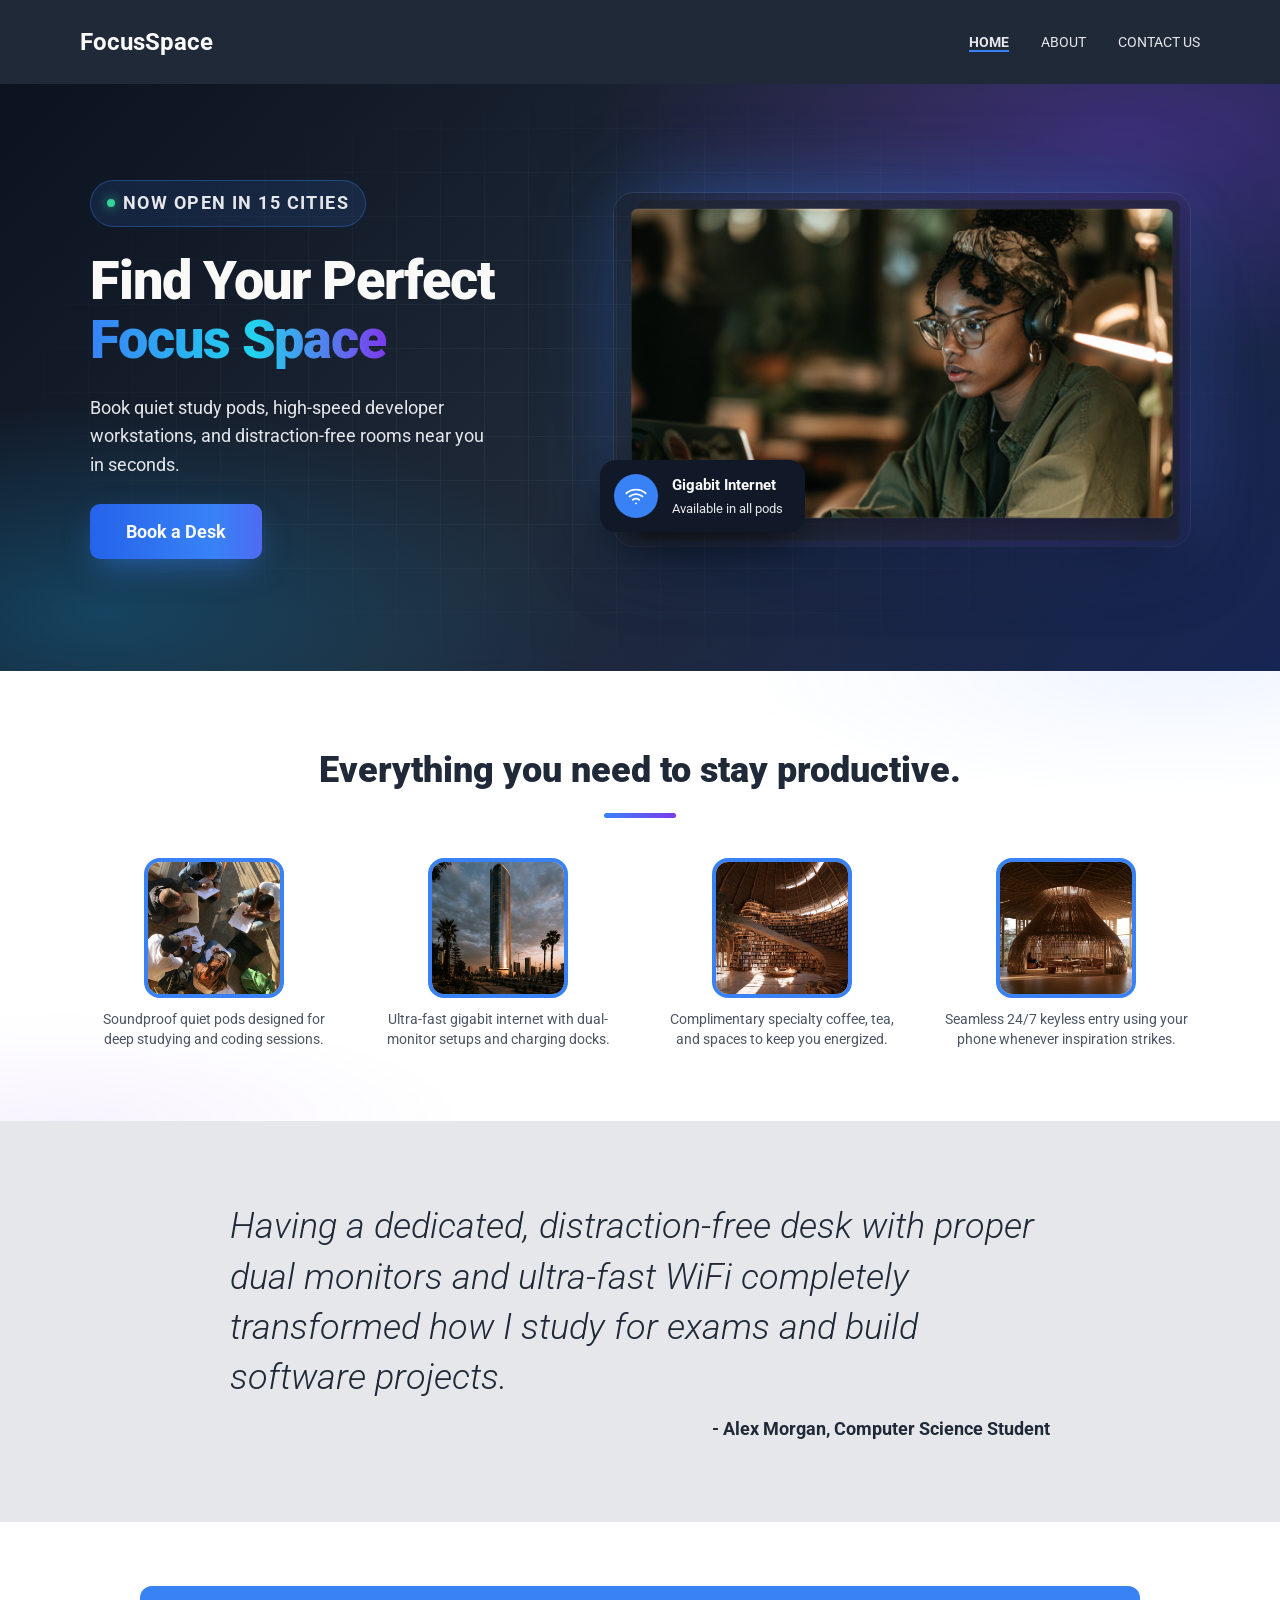
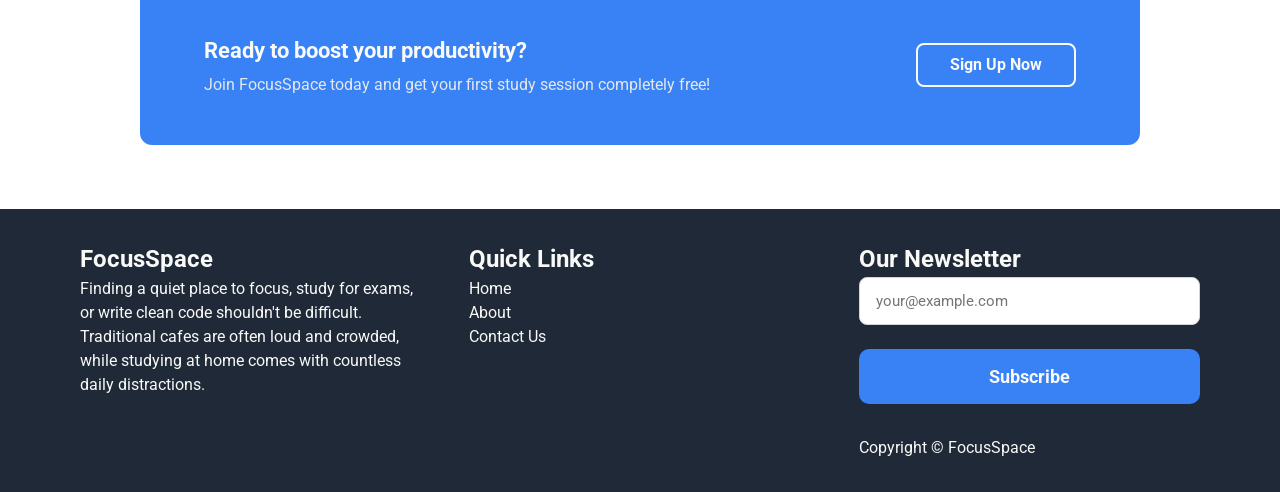
<file: index.html>
<!doctype html>
<html lang="en">
  <head>
    <meta charset="UTF-8" />
    <meta name="viewport" content="width=device-width, initial-scale=1.0" />
    <title>FocusSpace - Home</title>
    <link rel="stylesheet" href="main.css" />
  </head>
  <body>
    <header>
      <div class="header-bar">
        <a href="index.html" class="logo">FocusSpace</a>

        <label for="nav-toggle" class="nav-toggle">
          <figure>
            <img
              src="img/list.svg"
              width="32"
              height="32"
              alt="Toggle navigation menu"
            />
          </figure>
        </label>
      </div>

      <input type="checkbox" id="nav-toggle" class="nav-toggle-checkbox" />

      <nav>
        <ul>
          <li><a href="index.html" aria-current="page">Home</a></li>
          <li><a href="about.html">About</a></li>
          <li><a href="contact.html">Contact Us</a></li>
        </ul>
      </nav>
    </header>

    <main>
      <section class="hero-section">
        <div class="hero-container">
          <div class="hero-text">
            <p class="hero-badge">Now open in 15 cities</p>
            <h1>Find Your Perfect <span>Focus Space</span></h1>
            <p>
              Book quiet study pods, high-speed developer workstations, and
              distraction-free rooms near you in seconds.
            </p>
            <a href="contact.html" class="btn-primary">Book a Desk</a>
          </div>
          <div class="hero-image">
            <picture>
              <source srcset="img/hero-img.png" media="(max-width: 600px)" />
              <img src="img/hero-img.png" alt="FocusSpace Workspace" />
            </picture>
            <div class="hero-banner">
              <div class="hero-banner-icon" aria-hidden="true">
                <svg
                  viewBox="0 0 24 24"
                  fill="none"
                  stroke="currentColor"
                  stroke-width="2"
                  stroke-linecap="round"
                  stroke-linejoin="round"
                >
                  <path d="M5 12.55a11 11 0 0 1 14.08 0"></path>
                  <path d="M1.42 9a16 16 0 0 1 21.16 0"></path>
                  <path d="M8.53 16.11a6 6 0 0 1 6.95 0"></path>
                  <line x1="12" y1="20" x2="12.01" y2="20"></line>
                </svg>
              </div>
              <div class="hero-banner-text">
                <strong>Gigabit Internet</strong>
                <span>Available in all pods</span>
              </div>
            </div>
          </div>
        </div>
      </section>

      <section class="info-section">
        <h2>Everything you need to stay productive.</h2>
        <div class="cards-container">
          <article class="info-card">
            <div class="card-image-box">
              <img src="img/space-1.png" alt="Quiet study pod" />
            </div>
            <p>
              Soundproof quiet pods designed for deep studying and coding
              sessions.
            </p>
          </article>

          <article class="info-card">
            <div class="card-image-box">
              <img
                src="img/space-5.png"
                alt="Futuristic hut library with curved bookshelves"
              />
            </div>
            <p>
              Ultra-fast gigabit internet with dual-monitor setups and charging
              docks.
            </p>
          </article>

          <article class="info-card">
            <div class="card-image-box">
              <img
                src="img/space-3.png"
                alt="Student carrying a stack of books"
              />
            </div>
            <p>
              Complimentary specialty coffee, tea, and spaces to keep you
              energized.
            </p>
          </article>

          <article class="info-card">
            <div class="card-image-box">
              <img
                src="img/space-4.png"
                alt="Students studying together in a hub space"
              />
            </div>
            <p>
              Seamless 24/7 keyless entry using your phone whenever inspiration
              strikes.
            </p>
          </article>
        </div>
      </section>

      <section class="quote-section">
        <div class="quote-container">
          <blockquote>
            Having a dedicated, distraction-free desk with proper dual monitors
            and ultra-fast WiFi completely transformed how I study for exams and
            build software projects.
          </blockquote>
          <figcaption>- Alex Morgan, Computer Science Student</figcaption>
        </div>
      </section>

      <section class="cta-section">
        <div class="cta-box">
          <div class="cta-text">
            <h3>Ready to boost your productivity?</h3>
            <p>
              Join FocusSpace today and get your first study session completely
              free!
            </p>
          </div>
          <a href="contact.html" class="btn-cta">Sign Up Now</a>
        </div>
      </section>
    </main>

    <footer>
      <div class="footer-column">
        <h2><a href="index.html">FocusSpace</a></h2>
        <p>
          Finding a quiet place to focus, study for exams, or write clean code
          shouldn't be difficult. Traditional cafes are often loud and crowded,
          while studying at home comes with countless daily distractions.
        </p>
      </div>
      <div class="footer-column">
        <h2>Quick Links</h2>
        <nav class="footer-links">
          <ul>
            <li><a href="./index.html">Home</a></li>
            <li><a href="./about.html">About</a></li>
            <li><a href="./contact.html">Contact Us</a></li>
          </ul>
        </nav>
      </div>
      <div class="footer-column">
        <h2>Our Newsletter</h2>
        <form class="contact-form" action="/subscribe" method="post">
          <div class="form-group">
            <input
              type="email"
              id="email"
              name="email"
              placeholder="your@example.com"
              required
            />
          </div>
          <button type="submit" class="btn-primary form-btn">Subscribe</button>
        </form>
        <p>Copyright &copy; FocusSpace</p>
      </div>
    </footer>
  </body>
</html>
</file>
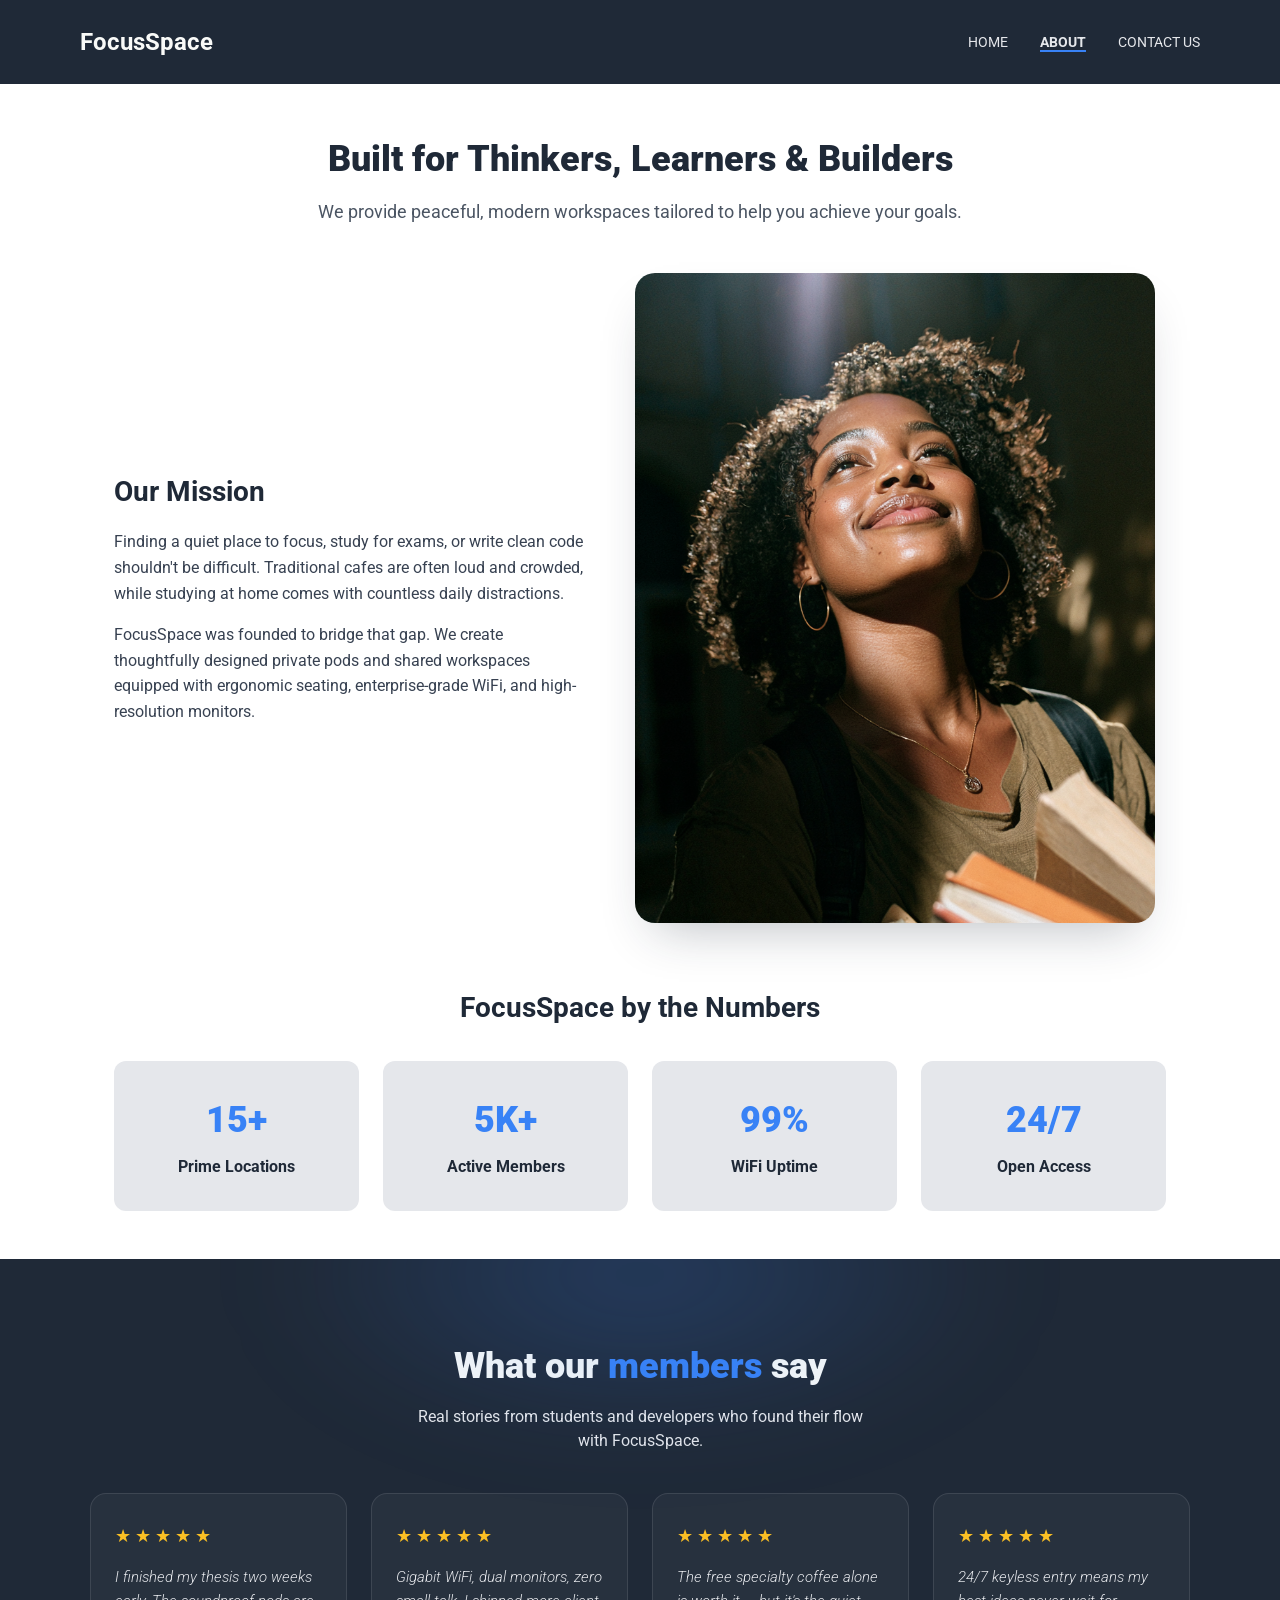
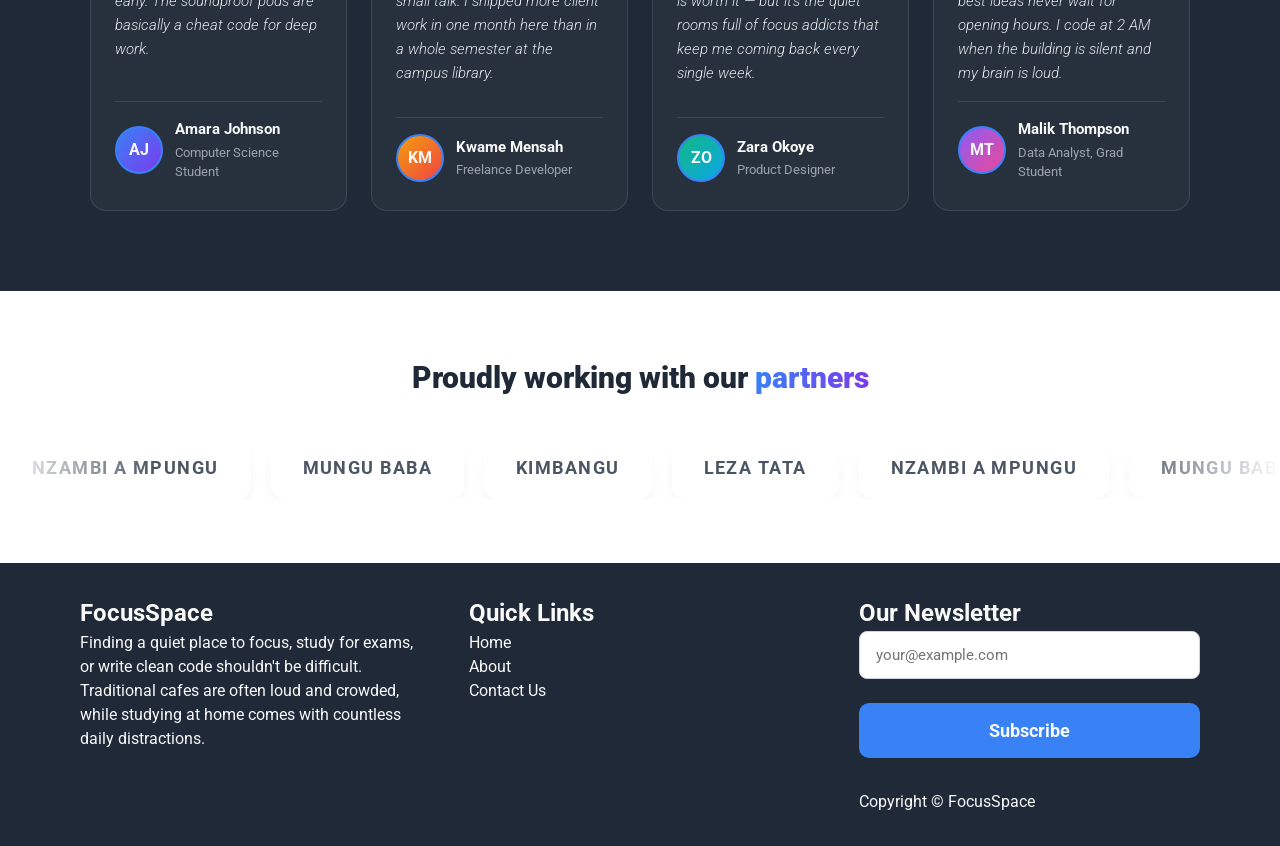
<file: about.html>
<!doctype html>
<html lang="en">
  <head>
    <meta charset="UTF-8" />
    <meta name="viewport" content="width=device-width, initial-scale=1.0" />
    <title>FocusSpace - About</title>
    <link rel="stylesheet" href="main.css" />
  </head>
  <body>
    <header>
      <div class="header-bar">
        <a href="index.html" class="logo">FocusSpace</a>

        <label for="nav-toggle" class="nav-toggle">
          <figure>
            <img
              src="img/list.svg"
              width="32"
              height="32"
              alt="Toggle navigation menu"
            />
          </figure>
        </label>
      </div>

      <input type="checkbox" id="nav-toggle" class="nav-toggle-checkbox" />

      <nav>
        <ul>
          <li><a href="index.html">Home</a></li>
          <li><a href="about.html" aria-current="page">About</a></li>
          <li><a href="contact.html">Contact Us</a></li>
        </ul>
      </nav>
    </header>

    <main>
      <div class="page-container">
        <section class="about-hero">
          <h1>Built for Thinkers, Learners & Builders</h1>
          <p>
            We provide peaceful, modern workspaces tailored to help you achieve
            your goals.
          </p>
        </section>

        <section class="about-content">
          <div class="about-text">
            <h2>Our Mission</h2>
            <p>
              Finding a quiet place to focus, study for exams, or write clean code
              shouldn't be difficult. Traditional cafes are often loud and crowded,
              while studying at home comes with countless daily distractions.
            </p>
            <p>
              FocusSpace was founded to bridge that gap. We create thoughtfully
              designed private pods and shared workspaces equipped with
              ergonomic seating, enterprise-grade WiFi, and high-resolution
              monitors.
            </p>
          </div>
          <div class="about-image">
            <picture>
              <source
                srcset="img/futuristic-home.png"
                media="(max-width: 600px)"
              />
              <img src="img/futuristic-home.png" alt="Workspace interior" />
            </picture>
          </div>
        </section>

        <section class="about-stats-section">
          <h2>FocusSpace by the Numbers</h2>
          <div class="stats-cards-container">
            <div class="stat-card">
              <h3><span class="stat-counter stat-locations"></span>+</h3>
              <p>Prime Locations</p>
            </div>
            <div class="stat-card">
              <h3><span class="stat-counter stat-members"></span>K+</h3>
              <p>Active Members</p>
            </div>
            <div class="stat-card">
              <h3><span class="stat-counter stat-uptime"></span>%</h3>
              <p>WiFi Uptime</p>
            </div>
            <div class="stat-card">
              <h3>24/7</h3>
              <p>Open Access</p>
            </div>
          </div>
        </section>
      </div>

      <!-- Testimonials Section (Full Width) -->
      <section class="testimonials-section">
        <h2>What our <span>members</span> say</h2>
        <p class="testimonials-subtitle">
          Real stories from students and developers who found their flow with
          FocusSpace.
        </p>

        <div class="testimonials-container">
          <article class="testimonial-card">
            <div class="stars" role="img" aria-label="Rated 5 out of 5 stars">
              &#9733;&#9733;&#9733;&#9733;&#9733;
            </div>
            <blockquote>
              I finished my thesis two weeks early. The soundproof pods are
              basically a cheat code for deep work.
            </blockquote>
            <div class="testimonial-author">
              <div class="testimonial-avatar" aria-hidden="true">AJ</div>
              <div class="testimonial-meta">
                <span class="testimonial-name">Amara Johnson</span>
                <span class="testimonial-role">Computer Science Student</span>
              </div>
            </div>
          </article>

          <article class="testimonial-card">
            <div class="stars" role="img" aria-label="Rated 5 out of 5 stars">
              &#9733;&#9733;&#9733;&#9733;&#9733;
            </div>
            <blockquote>
              Gigabit WiFi, dual monitors, zero small talk. I shipped more client
              work in one month here than in a whole semester at the campus
              library.
            </blockquote>
            <div class="testimonial-author">
              <div class="testimonial-avatar" aria-hidden="true">KM</div>
              <div class="testimonial-meta">
                <span class="testimonial-name">Kwame Mensah</span>
                <span class="testimonial-role">Freelance Developer</span>
              </div>
            </div>
          </article>

          <article class="testimonial-card">
            <div class="stars" role="img" aria-label="Rated 5 out of 5 stars">
              &#9733;&#9733;&#9733;&#9733;&#9733;
            </div>
            <blockquote>
              The free specialty coffee alone is worth it &mdash; but it's the
              quiet rooms full of focus addicts that keep me coming back every
              single week.
            </blockquote>
            <div class="testimonial-author">
              <div class="testimonial-avatar" aria-hidden="true">ZO</div>
              <div class="testimonial-meta">
                <span class="testimonial-name">Zara Okoye</span>
                <span class="testimonial-role">Product Designer</span>
              </div>
            </div>
          </article>

          <article class="testimonial-card">
            <div class="stars" role="img" aria-label="Rated 5 out of 5 stars">
              &#9733;&#9733;&#9733;&#9733;&#9733;
            </div>
            <blockquote>
              24/7 keyless entry means my best ideas never wait for opening
              hours. I code at 2 AM when the building is silent and my brain is
              loud.
            </blockquote>
            <div class="testimonial-author">
              <div class="testimonial-avatar" aria-hidden="true">MT</div>
              <div class="testimonial-meta">
                <span class="testimonial-name">Malik Thompson</span>
                <span class="testimonial-role">Data Analyst, Grad Student</span>
              </div>
            </div>
          </article>
        </div>
      </section>

      <!-- Partners Section (Full Width) -->
      <section class="partners-section">
        <h2>Proudly working with our <span>partners</span></h2>
        <div class="partners-carousel" aria-label="Our partners">
          <div class="partners-track">
            <ul class="partners-set">
              <li class="partner">Nzambi a Mpungu</li>
              <li class="partner">Mungu Baba</li>
              <li class="partner">Kimbangu</li>
              <li class="partner">Leza Tata</li>
            </ul>
            <ul class="partners-set" aria-hidden="true">
              <li class="partner">Nzambi a Mpungu</li>
              <li class="partner">Mungu Baba</li>
              <li class="partner">Kimbangu</li>
              <li class="partner">Leza Tata</li>
            </ul>
            <ul class="partners-set" aria-hidden="true">
              <li class="partner">Nzambi a Mpungu</li>
              <li class="partner">Mungu Baba</li>
              <li class="partner">Kimbangu</li>
              <li class="partner">Leza Tata</li>
            </ul>
            <ul class="partners-set" aria-hidden="true">
              <li class="partner">Nzambi a Mpungu</li>
              <li class="partner">Mungu Baba</li>
              <li class="partner">Kimbangu</li>
              <li class="partner">Leza Tata</li>
            </ul>
          </div>
        </div>
      </section>
    </main>

    <footer>
      <div class="footer-column">
        <h2><a href="index.html">FocusSpace</a></h2>
        <p>
          Finding a quiet place to focus, study for exams, or write clean code
          shouldn't be difficult. Traditional cafes are often loud and crowded,
          while studying at home comes with countless daily distractions.
        </p>
      </div>
      <div class="footer-column">
        <h2>Quick Links</h2>
        <nav class="footer-links">
          <ul>
            <li><a href="./index.html">Home</a></li>
            <li><a href="./about.html">About</a></li>
            <li><a href="./contact.html">Contact Us</a></li>
          </ul>
        </nav>
      </div>
      <div class="footer-column">
        <h2>Our Newsletter</h2>
        <form class="contact-form" action="/subscribe" method="post">
          <div class="form-group">
            <input
              type="email"
              id="email"
              name="email"
              placeholder="your@example.com"
              required
            />
          </div>
          <button type="submit" class="btn-primary form-btn">Subscribe</button>
        </form>
        <p>Copyright &copy; FocusSpace</p>
      </div>
    </footer>
  </body>
</html>
</file>
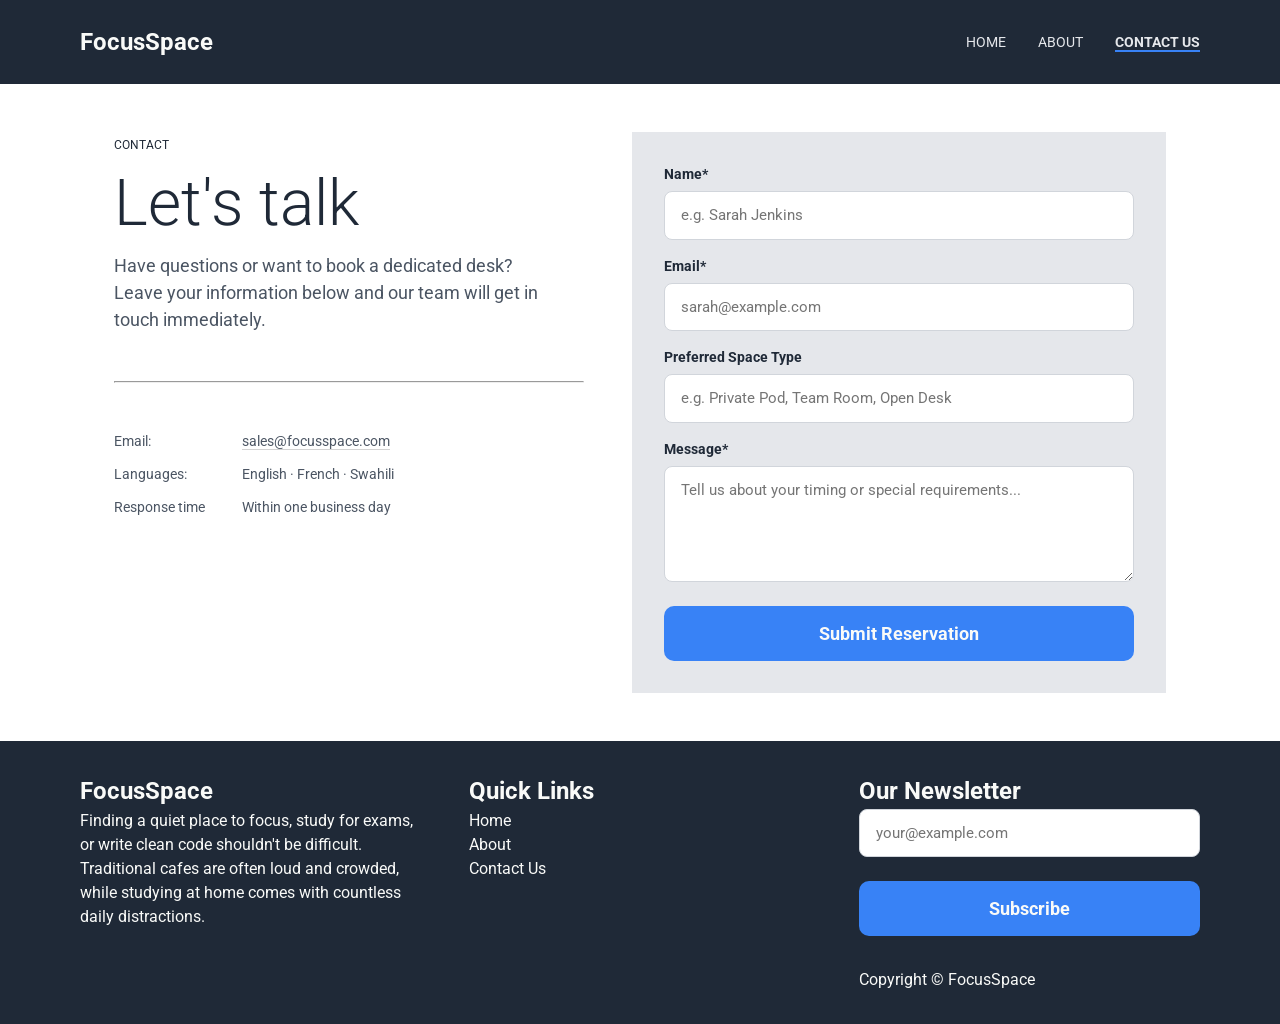
<file: contact.html>
<!DOCTYPE html>
<html lang="en">
  <head>
    <meta charset="UTF-8" />
    <meta name="viewport" content="width=device-width, initial-scale=1.0" />
    <title>FocusSpace - Contact Us</title>
    <link rel="stylesheet" href="main.css" />
  </head>
  <body>
    <header>
      <div class="header-bar">
        <a href="index.html" class="logo">FocusSpace</a>

        <label for="nav-toggle" class="nav-toggle">
          <figure>
            <img
              src="img/list.svg"
              width="32"
              height="32"
              alt="Toggle navigation menu"
            />
          </figure>
        </label>
      </div>

      <input type="checkbox" id="nav-toggle" class="nav-toggle-checkbox" />

      <nav>
        <ul>
          <li><a href="index.html">Home</a></li>
          <li><a href="about.html">About</a></li>
          <li><a href="contact.html" aria-current="page">Contact Us</a></li>
        </ul>
      </nav>
    </header>

    <main class="page-container">
      <section class="contact-section">
        <div class="contact-info">
          <small>Contact</small>
          <h1>Let's talk</h1>
          <p>
            Have questions or want to book a dedicated desk? Leave your
            information below and our team will get in touch immediately.
          </p>
          <hr class="spacer-big">
          <div>
            <dl class="contact-list">
              <dt>Email:</dt>
              <dd><a href="mailto:sales@focusspace.com">sales@focusspace.com</a></dd>
            </dl>
            <dl class="contact-list">
              <dt>Languages:</dt>
              <dd>English &middot; French &middot; Swahili</dd>
            </dl>
            <dl class="contact-list">
              <dt>Response time</dt>
              <dd>Within one business day</dd>
            </dl>
          </div>
        </div>

        <div class="contact-form-wrapper">
          <form class="contact-form" action="#" method="post">
            <div class="form-group">
              <label for="fullName">Name*</label>
              <input
                id="fullName"
                name="fullName"
                type="text"
                placeholder="e.g. Sarah Jenkins"
                required
              />
            </div>
            <div class="form-group">
              <label for="email">Email*</label>
              <input
                id="email"
                name="email"
                type="email"
                placeholder="sarah@example.com"
                required
              />
            </div>
            <div class="form-group">
              <label for="spaceType">Preferred Space Type</label>
              <input
                id="spaceType"
                name="spaceType"
                type="text"
                placeholder="e.g. Private Pod, Team Room, Open Desk"
              />
            </div>
            <div class="form-group">
              <label for="message">Message*</label>
              <textarea
                id="message"
                name="message"
                rows="4"
                placeholder="Tell us about your timing or special requirements..."
                required
              ></textarea>
            </div>
            <button type="submit" class="btn-primary form-btn">
              Submit Reservation
            </button>
          </form>
        </div>
      </section>
    </main>

    <footer>
      <div class="footer-column">
        <h2><a href="index.html">FocusSpace</a></h2>
        <p>
          Finding a quiet place to focus, study for exams, or write clean code
          shouldn't be difficult. Traditional cafes are often loud and crowded,
          while studying at home comes with countless daily distractions.
        </p>
      </div>
      <div class="footer-column">
        <h2>Quick Links</h2>
        <nav class="footer-links">
          <ul>
            <li><a href="./index.html">Home</a></li>
            <li><a href="./about.html">About</a></li>
            <li><a href="./contact.html">Contact Us</a></li>
          </ul>
        </nav>
      </div>
      <div class="footer-column">
        <h2>Our Newsletter</h2>
        <form class="contact-form" action="/subscribe" method="post">
          <div class="form-group">
            <input
              type="email"
              id="newsletterEmail"
              name="email"
              placeholder="your@example.com"
              required
            />
          </div>
          <button type="submit" class="btn-primary form-btn">Subscribe</button>
        </form>
        <p>Copyright &copy; FocusSpace</p>
      </div>
    </footer>
  </body>
</html>
</file>
<file: main.css>
@import url("https://fonts.googleapis.com/css2?family=Roboto:ital,wght@0,300;0,400;0,700;0,900;1,300&display=swap");

@import url("./css/reset.css");
@import url("./css/footer.css");

@property --num {
  syntax: "<integer>";
  inherits: false;
  initial-value: 0;
}

* {
  margin: 0;
  padding: 0;
  box-sizing: border-box;
}

:root {
  --bg-dark: #1f2937;
  --text-main: #f9faf8;
  --text-sub: #e5e7eb;
  --color-accent: #3882f6;
  --bg-quote: #e5e7eb;
  --text-quote: #1f2937;
  --text-small: #1f2937;
  --text-info-header: #1f2937;
  --color-white: #ffffff;
  --font-family: "Roboto", sans-serif;
}

body {
  font-family: var(--font-family), serif;
  display: flex;
  flex-direction: column;
  min-height: 100vh;
  color: var(--text-main);
  background-color: var(--color-white);
}

header {
  background-color: var(--bg-dark);
  display: flex;
  flex-direction: column;
  padding: 1rem 1.5rem;
  position: sticky;
  top: 0;
  z-index: 10;
}

.header-bar {
  display: flex;
  justify-content: space-between;
  align-items: center;
  width: 100%;
}

.header-bar .logo {
  font-size: 24px;
  font-weight: 700;
  color: var(--text-main);
  text-decoration: none;
}

.nav-toggle {
  cursor: pointer;
  display: flex;
  align-items: center;
}

.nav-toggle figure {
  display: flex;
  align-items: center;
}

.nav-toggle-checkbox {
  display: none;
}

header nav {
  height: 0;
  overflow: hidden;
  transition: height 0.3s ease;
}

.nav-toggle-checkbox:checked ~ nav {
  height: auto;
}

header nav ul {
  list-style: none;
  display: flex;
  flex-direction: column;
  gap: 16px;
  padding-top: 16px;
}

header nav ul li a {
  text-decoration: none;
  color: var(--text-sub);
  font-size: 0.875rem;
  transition: color 0.2s;
  text-transform: uppercase;
}


header nav ul li a[aria-current="page"] {
  font-weight: 700;
  border-bottom: 2px solid var(--color-accent);
}

header nav ul li a:hover:not([aria-current="page"]) {
  font-weight: 700;
}

.hero-section {
  background:
    radial-gradient(
      ellipse 60% 55% at 88% 8%,
      rgba(124, 58, 237, 0.32) 0%,
      transparent 70%
    ),
    radial-gradient(
      ellipse 55% 50% at 8% 90%,
      rgba(14, 165, 233, 0.26) 0%,
      transparent 70%
    ),
    linear-gradient(135deg, #0b1220 0%, #1f2937 52%, #172554 100%);
  padding: 56px 24px 72px;
  position: relative;
  overflow: hidden;
}

/* Subtle tech grid, fading out toward the edges */
.hero-section::after {
  content: "";
  position: absolute;
  inset: 0;
  z-index: 0;
  background-image: linear-gradient(
      rgba(255, 255, 255, 0.045) 1px,
      transparent 1px
    ),
    linear-gradient(90deg, rgba(255, 255, 255, 0.045) 1px, transparent 1px);
  background-size: 44px 44px;
  -webkit-mask-image: radial-gradient(
    ellipse at center,
    black 25%,
    transparent 78%
  );
  mask-image: radial-gradient(ellipse at center, black 25%, transparent 78%);
  pointer-events: none;
}

.spacer-big {
  margin: 3rem 0;
  background-color: var(--bg-quote);
}

.hero-container {
  display: flex;
  flex-direction: column-reverse;
  align-items: center;
  gap: 48px;
  max-width: 1100px;
  margin: 0 auto;
  position: relative;
  z-index: 1;
}

.hero-badge {
  display: inline-flex;
  align-items: center;
  gap: 8px;
  padding: 8px 16px;
  border-radius: 999px;
  background-color: rgba(56, 130, 246, 0.12);
  border: 1px solid rgba(56, 130, 246, 0.35);
  color: var(--text-sub);
  font-size: 13px;
  font-weight: 700;
  letter-spacing: 0.08em;
  text-transform: uppercase;
}

.hero-badge::before {
  content: "";
  width: 8px;
  height: 8px;
  border-radius: 50%;
  background-color: #34d399;
  box-shadow: 0 0 12px rgba(52, 211, 153, 0.9);
}

.hero-text {
  display: flex;
  flex-direction: column;
  align-items: flex-start;
  gap: 24px;
  flex: 1;
}

.hero-text h1 {
  font-size: clamp(36px, 5vw, 54px);
  font-weight: 900;
  color: var(--text-main);
  line-height: 1.1;
  letter-spacing: -0.02em;
  text-wrap: balance;
}

.hero-text p {
  font-size: 18px;
  color: var(--text-sub);
  line-height: 1.6;
  max-width: 46ch;
}

.hero-text span {
  background-image: linear-gradient(90deg, #3882f6 0%, #22d3ee 55%, #7c3aed 100%);
  background-clip: text;
  -webkit-background-clip: text;
  color: transparent;
  -webkit-text-fill-color: transparent;
}

.btn-primary {
  display: inline-block;
  background-color: var(--color-accent);
  color: var(--text-main);
  font-size: 18px;
  font-weight: 700;
  text-decoration: none;
  padding: 14px 36px;
  border-radius: 10px;
  border: none;
  cursor: pointer;
  transition: opacity 0.2s, transform 0.2s, box-shadow 0.2s;
}

.btn-primary:hover {
  opacity: 0.95;
  transform: translateY(-2px);
  box-shadow: 0 10px 24px rgba(56, 130, 246, 0.35);
}

/* Vibrant gradient variant, hero only */
.hero-text .btn-primary {
  background-image: linear-gradient(90deg, #2563eb 0%, #3882f6 45%, #7c3aed 100%);
  background-size: 160% 100%;
  box-shadow: 0 12px 32px -8px rgba(56, 130, 246, 0.55);
  transition: opacity 0.2s, transform 0.2s, box-shadow 0.2s,
    background-position 0.35s ease;
}

.hero-text .btn-primary:hover {
  opacity: 1;
  background-position: 100% 0;
  box-shadow: 0 16px 40px -8px rgba(124, 58, 237, 0.6);
}

.hero-image {
  flex: 1.25;
  width: 100%;
  display: flex;
  justify-content: center;
  position: relative;
}

.hero-image::before {
  content: "";
  position: absolute;
  width: 90%;
  height: 85%;
  top: 8%;
  left: 5%;
  background:
    radial-gradient(
      ellipse at 30% 30%,
      rgba(56, 130, 246, 0.45) 0%,
      transparent 60%
    ),
    radial-gradient(
      ellipse at 75% 70%,
      rgba(124, 58, 237, 0.45) 0%,
      transparent 60%
    );
  filter: blur(48px);
  z-index: 0;
  animation: hero-glow-drift 8s ease-in-out infinite;
}

.hero-image img {
  position: relative;
  z-index: 1;
  width: 100%;
  max-width: 680px;
  height: auto;
  object-fit: cover;
  border-radius: 20px;
  box-shadow:
    0 32px 64px -16px rgba(0, 0, 0, 0.55),
    0 0 0 1px rgba(255, 255, 255, 0.08),
    0 0 90px -18px rgba(56, 130, 246, 0.55);
}

.hero-banner {
  position: absolute;
  left: -14px;
  bottom: 14px;
  z-index: 2;
  display: flex;
  align-items: center;
  gap: 14px;
  padding: 14px 22px 14px 14px;
  background-color: #111827;
  border-radius: 16px;
  box-shadow: 0 20px 40px -12px rgba(0, 0, 0, 0.6);
  animation: hero-banner-bounce 1.8s ease-in-out infinite;
}

.hero-banner-icon {
  width: 44px;
  height: 44px;
  flex-shrink: 0;
  border-radius: 50%;
  background-color: var(--color-accent);
  display: flex;
  align-items: center;
  justify-content: center;
}

.hero-banner-icon svg {
  width: 22px;
  height: 22px;
  color: var(--color-white);
}

.hero-banner-text {
  display: flex;
  flex-direction: column;
  gap: 2px;
}

.hero-banner-text strong {
  font-size: 15px;
  font-weight: 700;
  color: var(--text-main);
}

.hero-banner-text span {
  font-size: 13px;
  color: var(--text-sub);
}

.info-section {
  padding: 72px 24px;
  background:
    radial-gradient(
      ellipse 50% 40% at 92% 0%,
      rgba(56, 130, 246, 0.07) 0%,
      transparent 70%
    ),
    radial-gradient(
      ellipse 45% 35% at 5% 100%,
      rgba(124, 58, 237, 0.06) 0%,
      transparent 70%
    ),
    var(--color-white);
  display: flex;
  flex-direction: column;
  align-items: center;
  gap: 40px;
}

.info-section h2 {
  font-size: 36px;
  font-weight: 900;
  color: var(--text-info-header);
  text-align: center;
  text-wrap: balance;
}

.info-section h2::after {
  content: "";
  display: block;
  width: 72px;
  height: 5px;
  border-radius: 999px;
  margin: 16px auto 0;
  background: linear-gradient(90deg, #3882f6, #7c3aed);
}

.cards-container {
  display: flex;
  flex-wrap: wrap;
  justify-content: center;
  gap: 32px 20px;
  max-width: 1100px;
  width: 100%;
}

.info-card {
  display: flex;
  flex-direction: column;
  align-items: center;
  gap: 12px;
  flex: 0 0 calc(50% - 10px);
  min-width: 0;
  text-align: center;
}

.card-image-box {
  width: 100%;
  max-width: 140px;
  aspect-ratio: 1;
  border: 4px solid var(--color-accent);
  border-radius: 16px;
  overflow: hidden;
  display: flex;
  align-items: center;
  justify-content: center;
}

.card-image-box img {
  width: 100%;
  height: 100%;
  object-fit: cover;
}

.info-card p {
  font-size: 14px;
  color: #4b5563;
  line-height: 1.4;
}

.testimonials-section {
  background-color: var(--bg-dark);
  padding: 80px 24px;
  display: flex;
  flex-direction: column;
  align-items: center;
  gap: 12px;
  position: relative;
  overflow: hidden;
}

.testimonials-section::before {
  content: "";
  position: absolute;
  width: 60%;
  height: 55%;
  top: -25%;
  left: 20%;
  background: radial-gradient(
    ellipse at center,
    rgba(56, 130, 246, 0.22) 0%,
    transparent 70%
  );
  filter: blur(48px);
  pointer-events: none;
}

.testimonials-section h2 {
  font-size: 36px;
  font-weight: 900;
  color: var(--text-main);
  text-align: center;
  text-wrap: balance;
}

.testimonials-section h2 span {
  color: var(--color-accent);
}

.testimonials-subtitle {
  font-size: 16px;
  color: var(--text-sub);
  text-align: center;
  max-width: 52ch;
}

.testimonials-container {
  display: flex;
  flex-wrap: wrap;
  justify-content: center;
  align-items: stretch;
  gap: 24px;
  width: 100%;
  max-width: 1100px;
  margin-top: 28px;
  position: relative;
  z-index: 1;
}

.testimonial-card {
  display: flex;
  flex-direction: column;
  gap: 16px;
  flex: 1 1 100%;
  min-width: 0;
  background-color: rgba(255, 255, 255, 0.04);
  border: 1px solid rgba(255, 255, 255, 0.1);
  border-radius: 16px;
  padding: 28px 24px;
  transition: transform 0.2s, border-color 0.2s, box-shadow 0.2s;
}

.testimonial-card:hover {
  transform: translateY(-4px);
  border-color: rgba(56, 130, 246, 0.55);
  box-shadow: 0 20px 40px -16px rgba(0, 0, 0, 0.55);
}

.stars {
  color: #fbbf24;
  font-size: 18px;
  letter-spacing: 4px;
}

.testimonial-card blockquote {
  font-size: 15px;
  font-weight: 300;
  font-style: italic;
  color: var(--text-sub);
  line-height: 1.6;
  flex: 1;
}

.testimonial-author {
  display: flex;
  align-items: center;
  gap: 12px;
  padding-top: 16px;
  border-top: 1px solid rgba(255, 255, 255, 0.1);
}

/* Works as an initials placeholder (div) or as a real photo (img):
   drop in <img class="testimonial-avatar" src="..." alt="..." /> later. */
.testimonial-avatar {
  width: 48px;
  height: 48px;
  flex-shrink: 0;
  border-radius: 50%;
  border: 2px solid var(--color-accent);
  background: linear-gradient(135deg, var(--color-accent), #7c3aed);
  display: flex;
  align-items: center;
  justify-content: center;
  font-size: 16px;
  font-weight: 700;
  color: var(--text-main);
  object-fit: cover;
}

.testimonial-card:nth-child(2) .testimonial-avatar {
  background: linear-gradient(135deg, #f59e0b, #ef4444);
}

.testimonial-card:nth-child(3) .testimonial-avatar {
  background: linear-gradient(135deg, #10b981, #0ea5e9);
}

.testimonial-card:nth-child(4) .testimonial-avatar {
  background: linear-gradient(135deg, #8b5cf6, #ec4899);
}

.testimonial-meta {
  display: flex;
  flex-direction: column;
  gap: 2px;
}

.testimonial-name {
  font-size: 15px;
  font-weight: 700;
  color: var(--text-main);
}

.testimonial-role {
  font-size: 13px;
  color: #9ca3af;
}

.partners-section {
  padding: 64px 0;
  background-color: var(--color-white);
  display: flex;
  flex-direction: column;
  align-items: center;
  gap: 36px;
  overflow: hidden;
}

.partners-section h2 {
  font-size: 30px;
  font-weight: 900;
  color: var(--text-info-header);
  text-align: center;
  padding: 0 24px;
  text-wrap: balance;
}

.partners-section h2 span {
  background-image: linear-gradient(90deg, #3882f6, #7c3aed);
  background-clip: text;
  -webkit-background-clip: text;
  color: transparent;
  -webkit-text-fill-color: transparent;
}

.partners-carousel {
  width: 100%;
  overflow: hidden;
  -webkit-mask-image: linear-gradient(
    90deg,
    transparent,
    black 12%,
    black 88%,
    transparent
  );
  mask-image: linear-gradient(
    90deg,
    transparent,
    black 12%,
    black 88%,
    transparent
  );
}

.partners-track {
  display: flex;
  width: max-content;
  animation: partners-scroll 28s linear infinite;
}

.partners-carousel:hover .partners-track {
  animation-play-state: paused;
}

.partners-set {
  list-style: none;
  display: flex;
  gap: 20px;
  /* same spacing as the set gap, so the loop seam is invisible */
  padding-right: 20px;
}

.partner {
  display: flex;
  align-items: center;
  padding: 18px 32px;
  background-color: var(--color-white);
  border-radius: 14px;
  box-shadow: 0 10px 20px -14px rgba(31, 41, 55, 0.3);
  font-size: 18px;
  font-weight: 700;
  letter-spacing: 0.08em;
  text-transform: uppercase;
  color: #4b5563;
  white-space: nowrap;
}

.quote-section {
  background-color: var(--bg-quote);
  padding: 80px 24px;
  display: flex;
  justify-content: center;
}

.quote-container {
  max-width: 820px;
  display: flex;
  flex-direction: column;
  gap: 12px;
}

.quote-container blockquote {
  font-size: 24px;
  font-weight: 300;
  font-style: italic;
  color: var(--text-quote);
  line-height: 1.4;
}

.quote-container figcaption {
  font-size: 18px;
  font-weight: 700;
  color: var(--text-quote);
  align-self: flex-end;
}

.cta-section {
  padding: 64px 24px;
  background-color: var(--color-white);
  display: flex;
  justify-content: center;
}

.cta-box {
  background-color: var(--color-accent);
  color: var(--text-main);
  border-radius: 12px;
  padding: 40px 32px;
  display: flex;
  flex-direction: column;
  gap: 24px;
  width: 100%;
  max-width: 1000px;
  align-items: flex-start;
}

.cta-text h3 {
  font-size: 22px;
  font-weight: 700;
  margin-bottom: 6px;
}

.cta-text p {
  font-size: 16px;
  color: var(--text-sub);
}

.btn-cta {
  display: inline-block;
  border: 2px solid var(--text-main);
  color: var(--text-main);
  background-color: transparent;
  font-size: 16px;
  font-weight: 700;
  text-decoration: none;
  padding: 8px 32px;
  border-radius: 8px;
  cursor: pointer;
  align-self: flex-start;
  transition: background-color 0.2s;
}

.btn-cta:hover {
  background-color: rgba(255, 255, 255, 0.15);
}

.page-container {
  display: flex;
  flex-direction: column;
  max-width: 1100px;
  margin: 0 auto;
  padding: 48px 24px;
  width: 100%;
  flex: 1;
}

.about-hero {
  text-align: center;
  margin-bottom: 48px;
}

.about-hero h1 {
  font-size: 36px;
  font-weight: 900;
  color: var(--text-info-header);
  margin-bottom: 12px;
}

.about-hero p {
  font-size: 18px;
  color: #4b5563;
}

.about-content {
  display: flex;
  flex-direction: column;
  gap: 40px;
  align-items: center;
  margin-bottom: 64px;
}

.about-text {
  flex: 1;
  display: flex;
  flex-direction: column;
  gap: 16px;
}

.about-text h2 {
  font-size: 28px;
  color: var(--text-info-header);
}

.about-text p {
  font-size: 16px;
  line-height: 1.6;
  color: #374151;
}

.about-image {
  flex: 1.15;
  width: 100%;
  display: flex;
  justify-content: center;
  align-items: center;
}

.about-image img {
  width: 100%;
  max-width: 520px;
  aspect-ratio: 4 / 5;
  object-fit: cover;
  border-radius: 20px;
  box-shadow: 0 24px 48px -20px rgba(31, 41, 55, 0.3);
}

.about-stats-section {
  text-align: center;
}

.about-stats-section h2 {
  font-size: 28px;
  color: var(--text-info-header);
  margin-bottom: 32px;
}

.stats-cards-container {
  display: flex;
  flex-wrap: wrap;
  justify-content: center;
  gap: 24px;
}

.stat-card {
  flex: 1 1 200px;
  background-color: var(--bg-quote);
  padding: 32px 16px;
  border-radius: 12px;
  display: flex;
  flex-direction: column;
  align-items: center;
  gap: 8px;
}

.stat-card h3 {
  font-size: 36px;
  font-weight: 900;
  color: var(--color-accent);
}

.stat-card p {
  font-size: 16px;
  color: var(--text-info-header);
  font-weight: 700;
}
.stat-counter {
  counter-reset: n var(--num);
}

.stat-counter::after {
  content: counter(n);
}

.stat-locations {
  animation: count-locations 3s forwards;
}

.stat-members {
  animation: count-members 3s forwards;
}

.stat-uptime {
  animation: count-uptime 3s forwards;
}

/* Contact page */

/* Section stays content-sized; auto margins center it in <main>'s leftover
   space (main is a flex column). Children keep their natural heights. */
.contact-section {
  display: flex;
  flex-direction: column;
  justify-content: center;
  margin: auto 0;
}

.contact-info {
  margin-bottom: 3rem;
}

.contact-info small {
  text-transform: uppercase;
  font-size: 0.75rem;
  color: var(--text-small);
}

.contact-info p {
  color: #4b5563;
  font-size: 1.125rem;
}

.contact-list {
  color: #4b5563;
  display: flex;
  font-size: 0.875rem;
}

.contact-list:not(:last-of-type) {
  padding-bottom: 0.75rem;
}

.contact-list dt {
  min-width: 16ch;
}

.contact-list a {
  text-decoration: none;
  border-bottom: 1px solid lightgray;
  color: #4b5563;
}

.contact-form {
  display: flex;
  flex-direction: column;
  gap: 1rem;
}

.contact-form-wrapper {
  padding: 2rem;
  background-color: var(--bg-quote);
}

.contact-card {
  background-color: var(--bg-quote);
  padding: 40px 32px;
  border-radius: 16px;
  max-width: 600px;
  width: 100%;
  display: flex;
  flex-direction: column;
  gap: 20px;
}

.contact-card h1 {
  font-size: 32px;
  font-weight: 900;
}

.contact-info h1 {
  font-size: 4rem;
  font-weight: 300;
  color: var(--text-info-header);
}

.form-group {
  display: flex;
  flex-direction: column;
  gap: 6px;
}

.form-group label {
  font-size: 14px;
  font-weight: 700;
  color: var(--text-info-header);
}

.form-group input,
.form-group textarea {
  padding: 12px 16px;
  border-radius: 8px;
  border: 1px solid #d1d5db;
  font-family: inherit;
  font-size: 15px;
}

.form-group input:focus,
.form-group textarea:focus {
  outline: 2px solid var(--color-accent);
  border-color: transparent;
}

.form-btn {
  align-self: stretch;
  text-align: center;
  margin-top: 8px;
}

@media (min-width: 768px) {
  .cards-container {
    gap: 36px;
  }
  .info-card {
    flex-basis: calc(25% - 27px);
  }
  .testimonial-card {
    flex: 1 1 calc(50% - 12px);
  }
  .quote-container blockquote {
    font-size: 32px;
  }
  .cta-box {
    flex-direction: row;
    justify-content: space-between;
    align-items: center;
    padding: 48px 64px;
  }
  .btn-cta {
    align-self: center;
  }
  .about-content {
    flex-direction: row;
  }
}

@media (min-width: 1024px) {
  header {
    flex-direction: row;
    justify-content: space-between;
    align-items: center;
    padding: 24px 80px;
  }

  .header-bar {
    width: auto;
  }

  .nav-toggle {
    display: none;
  }

  header nav {
    height: auto;
  }

  header nav ul {
    flex-direction: row;
    gap: 32px;
    padding-top: 0;
  }

  .hero-section {
    padding: 96px 80px 112px;
  }

  .hero-container {
    flex-direction: row;
    align-items: center;
    justify-content: space-between;
    gap: 64px;
  }

  .quote-container blockquote {
    font-size: 36px;
  }

  .testimonial-card {
    flex: 1 1 calc(25% - 18px);
  }

  .contact-section {
    flex-direction: row;
    gap: 3rem;
  }

  .contact-info,
  .contact-form-wrapper {
    flex: 1;
  }
}

@keyframes count-locations {
  from { --num: 0; }
  to   { --num: 15; }
}

@keyframes count-members {
  from { --num: 0; }
  to   { --num: 5; }
}

@keyframes count-uptime {
  from { --num: 0; }
  to   { --num: 99; }
}

@keyframes hero-banner-bounce {
  0%, 100% { transform: translateY(0); }
  50%      { transform: translateY(-12px); }
}

@keyframes hero-glow-drift {
  0%, 100% { transform: translate(0, 0) scale(1); }
  50%      { transform: translate(-4%, 3%) scale(1.06); }
}

@keyframes partners-scroll {
  from { transform: translateX(0); }
  to   { transform: translateX(-25%); } /* exactly one partner set = seamless loop */
}

@media (prefers-reduced-motion: reduce) {
  .hero-banner,
  .hero-image::before,
  .partners-track {
    animation: none;
  }

  .partners-carousel {
    overflow-x: auto;
  }
}
</file>
